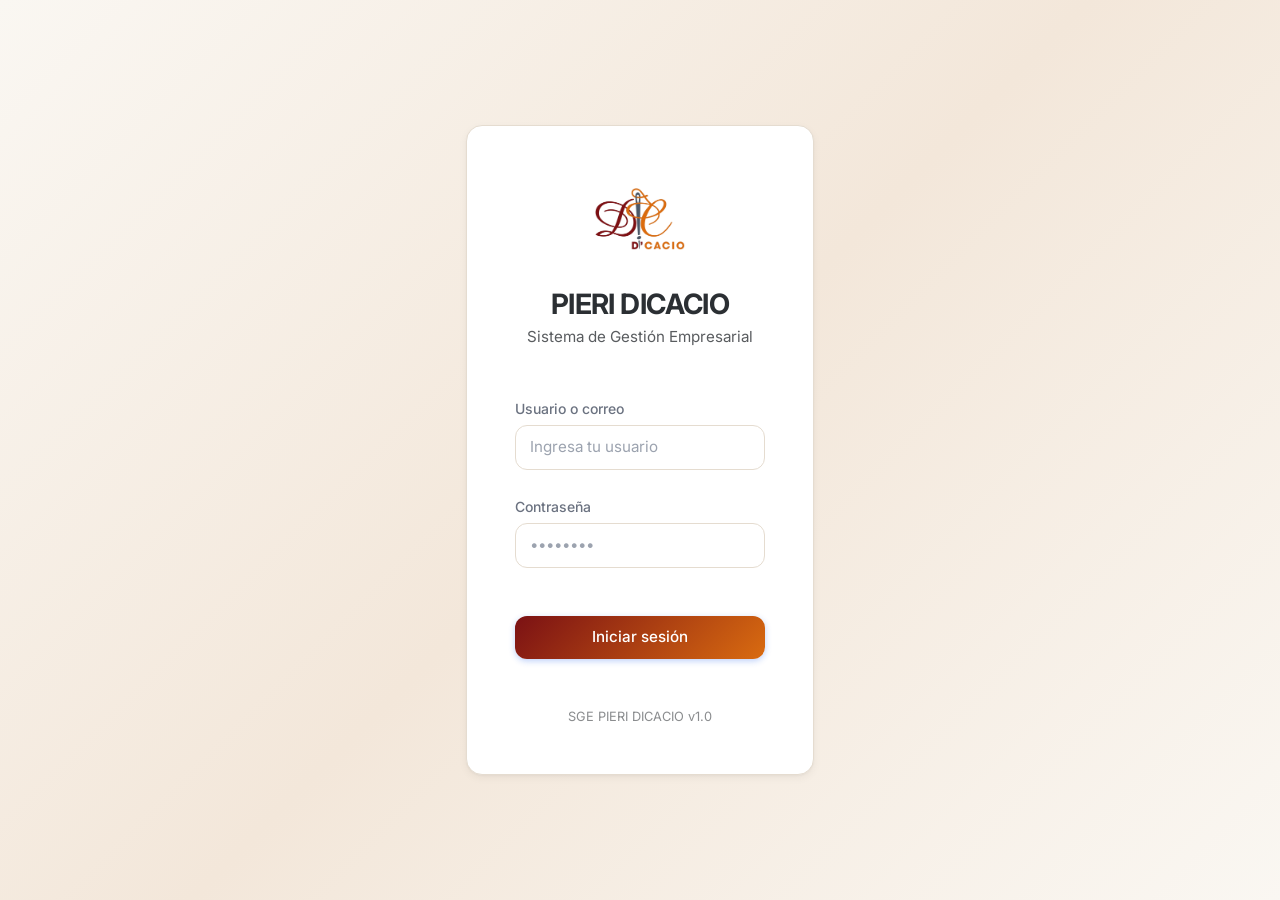
<file: Frontend/frontend_pieri/index.html>
<!DOCTYPE html>
<html lang="es">
<head>
  <meta charset="UTF-8" />
  <meta name="viewport" content="width=device-width, initial-scale=1.0" />
  <title>Login | SGE PIERI DICACIO</title>
  <link href="https://cdn.jsdelivr.net/npm/bootstrap@5.3.3/dist/css/bootstrap.min.css" rel="stylesheet">
  <link rel="preconnect" href="https://fonts.googleapis.com">
  <link rel="preconnect" href="https://fonts.gstatic.com" crossorigin>
  <link href="https://fonts.googleapis.com/css2?family=Inter:wght@300;400;500;600;700&display=swap" rel="stylesheet">
  <link rel="stylesheet" href="assets/css/styles.css" />
</head>
<body class="login-body">
  <div class="container min-vh-100 d-flex align-items-center justify-content-center py-4">
    <div class="row justify-content-center w-100">
      <div class="col-12 col-md-8 col-lg-5 col-xl-4">
        <div class="card login-card">
          <div class="card-body p-4 p-md-5">
             <div class="text-center mb-5">
               <div style="width: 90px; height: 90px; margin: 0 auto 1.5rem; display: grid; place-items: center;">
                 <img 
  src="assets/img/logo.png" 
  alt="PIERI D'CACIO" 
  style="max-width: 100%; max-height: 100%; object-fit: contain;" 
  onerror="this.style.display='none'; this.parentElement.innerHTML='<div class=&quot;brand-badge&quot;>SGE</div>';"
>
               </div>
               <h1 class="h3 fw-bold mb-1" style="color: var(--text-primary); letter-spacing: -0.02em;">PIERI DICACIO</h1>
               <p class="text-muted mb-0" style="font-size: 0.95rem;">Sistema de Gestión Empresarial</p>
             </div>

            <form id="loginForm">
              <div class="mb-4">
                <label for="usernameOrCorreo" class="form-label">Usuario o correo</label>
                <input type="text" class="form-control" id="usernameOrCorreo" placeholder="Ingresa tu usuario" required autocomplete="username">
              </div>

              <div class="mb-3">
                <label for="password" class="form-label">Contraseña</label>
                <input type="password" class="form-control" id="password" placeholder="••••••••" required autocomplete="current-password">
              </div>

              <div id="loginAlert" class="alert d-none" role="alert"></div>

              <div class="d-grid mt-5">
                <button type="submit" class="btn btn-primary" id="btnLogin">
                  Iniciar sesión
                </button>
              </div>
            </form>

            <div class="small text-muted mt-5 text-center" style="font-size: 0.8rem; opacity: 0.7;">
              SGE PIERI DICACIO v1.0
            </div>
          </div>
        </div>
      </div>
    </div>
  </div>

  <script src="assets/js/api.js"></script>
  <script src="assets/js/auth.js"></script>
  <script src="https://cdn.jsdelivr.net/npm/bootstrap@5.3.3/dist/js/bootstrap.bundle.min.js"></script>
</body>
</html>
</file>
<file: Frontend/frontend_pieri/assets/css/styles.css>
:root {
  --sidebar-width: 260px;
  
  --brand-primary: #7B1114;
  --brand-primary-light: rgba(123, 17, 20, 0.15);
  --brand-primary-lighter: rgba(123, 17, 20, 0.08);
  --brand-primary-soft: #f5e8e8;
  
  --brand-secondary: #D96B10;
  --brand-secondary-light: rgba(217, 107, 16, 0.15);
  --brand-secondary-soft: #fff5eb;
  
  --brand-accent: #4D5866;
  --brand-accent-light: rgba(77, 88, 102, 0.1);
  
  --bg-soft: #FAF7F2;
  --bg-card: #ffffff;
  --bg-secondary: #F3E7DA;
  --bg-secondary-light: rgba(243, 231, 218, 0.5);
  
  --text-primary: #2B2F33;
  --text-secondary: #6B7280;
  --text-muted: #9CA3AF;
  --text-on-dark: #ffffff;
  
  --border-light: #E5DCD0;
  --border-medium: #D4C8BA;
  
  --success: #2E7D32;
  --success-light: rgba(46, 125, 50, 0.1);
  
  --warning: #F2A900;
  --warning-light: rgba(242, 169, 0, 0.1);
  
  --error: #A32020;
  --error-light: rgba(163, 32, 32, 0.1);
  
  --info: #1565C0;
  --info-light: rgba(21, 101, 192, 0.1);
  
  --shadow-soft: 0 1px 3px rgba(0,0,0,.06), 0 2px 4px rgba(0,0,0,.03);
  --shadow-medium: 0 4px 12px rgba(0,0,0,.08), 0 2px 6px rgba(0,0,0,.04);
  --shadow-card: 0 1px 2px rgba(0,0,0,.03), 0 3px 8px rgba(0,0,0,.05);
  
  --radius-sm: 0.5rem;
  --radius-md: 0.75rem;
  --radius-lg: 1rem;
  --radius-xl: 1.25rem;
  
  --transition-fast: 150ms ease;
  --transition-normal: 250ms ease;
  --transition-slow: 400ms ease;
}

* {
  box-sizing: border-box;
}

body {
  background: var(--bg-soft);
  color: var(--text-primary);
  font-family: 'Inter', system-ui, -apple-system, BlinkMacSystemFont, 'Segoe UI', Roboto, sans-serif;
  -webkit-font-smoothing: antialiased;
  -moz-osx-font-smoothing: grayscale;
}

body, .modal-content {
  font-family: 'Inter', system-ui, -apple-system, BlinkMacSystemFont, 'Segoe UI', Roboto, sans-serif;
}

.login-body {
  background: linear-gradient(135deg, #FAF7F2 0%, #F3E7DA 50%, #FAF7F2 100%);
  min-height: 100vh;
}

.login-card {
  background: var(--bg-card);
  border-radius: var(--radius-xl);
  box-shadow: var(--shadow-medium);
  border: 1px solid var(--border-light);
  transition: box-shadow var(--transition-normal), transform var(--transition-normal);
}

.login-card:hover {
  box-shadow: 0 20px 25px -5px rgba(0,0,0,.08), 0 10px 10px -5px rgba(0,0,0,.03);
}

.brand-badge {
  width: 64px;
  height: 64px;
  margin: 0 auto;
  border-radius: var(--radius-lg);
  display: grid;
  place-items: center;
  background: linear-gradient(135deg, var(--brand-primary) 0%, var(--brand-secondary) 100%);
  color: #fff;
  font-weight: 700;
  font-size: 1.25rem;
  box-shadow: 0 4px 12px rgba(37, 99, 235, .35);
  transition: transform var(--transition-normal), box-shadow var(--transition-normal);
}

.brand-badge:hover {
  transform: scale(1.05);
  box-shadow: 0 6px 20px rgba(37, 99, 235, .45);
}

.form-label {
  font-weight: 500;
  color: var(--text-secondary);
  font-size: 0.875rem;
  margin-bottom: 0.375rem;
}

.form-control, .form-select {
  border: 1.5px solid var(--border-light);
  border-radius: var(--radius-md);
  padding: 0.625rem 0.875rem;
  font-size: 0.95rem;
  transition: border-color var(--transition-fast), box-shadow var(--transition-fast), background-color var(--transition-fast);
  background-color: var(--bg-card);
}

.form-control:focus, .form-select:focus {
  border-color: var(--brand-primary);
  box-shadow: 0 0 0 3px rgba(37, 99, 235, 0.1);
  background-color: #fff;
}

.form-control::placeholder {
  color: var(--text-muted);
}

.form-select {
  background-image: url("data:image/svg+xml,%3csvg xmlns='http://www.w3.org/2000/svg' fill='none' viewBox='0 0 20 20'%3e%3cpath stroke='%236b7280' stroke-linecap='round' stroke-linejoin='round' stroke-width='1.5' d='M6 8l4 4 4-4'/%3e%3c/svg%3e");
}

.btn {
  border-radius: var(--radius-md);
  font-weight: 500;
  padding: 0.625rem 1.25rem;
  font-size: 0.95rem;
  transition: all var(--transition-fast);
}

.btn-primary {
  background: linear-gradient(135deg, var(--brand-primary) 0%, var(--brand-secondary) 100%);
  border: none;
  box-shadow: 0 2px 6px rgba(37, 99, 235, 0.3);
}

.btn-primary:hover {
  background: linear-gradient(135deg, var(--brand-secondary) 0%, #1d4ed8 100%);
  box-shadow: 0 4px 12px rgba(37, 99, 235, 0.4);
  transform: translateY(-1px);
}

.btn-primary:active {
  transform: translateY(0);
  box-shadow: 0 2px 4px rgba(37, 99, 235, 0.25);
}

.btn-outline-primary {
  border-color: var(--brand-primary);
  color: var(--brand-primary);
}

.btn-outline-primary:hover {
  background: linear-gradient(135deg, var(--brand-primary) 0%, var(--brand-secondary) 100%);
  border-color: var(--brand-primary);
  box-shadow: 0 2px 6px rgba(37, 99, 235, 0.25);
}

.btn-outline-secondary {
  border-color: var(--border-light);
  color: var(--text-secondary);
}

.btn-outline-secondary:hover {
  background-color: var(--bg-soft);
  border-color: var(--text-muted);
  color: var(--text-primary);
}

.btn-sm {
  padding: 0.375rem 0.75rem;
  font-size: 0.875rem;
}

.app-shell {
  min-height: 100vh;
}

.sidebar {
  width: var(--sidebar-width);
  min-height: 100vh;
  background: linear-gradient(180deg, #0f172a 0%, #1e293b 50%, #0f172a 100%);
  color: #fff;
  position: fixed;
  inset: 0 auto 0 0;
  display: flex;
  flex-direction: column;
  padding: 1.5rem 1.25rem;
  z-index: 1030;
  box-shadow: 4px 0 20px rgba(0,0,0,.08);
}

.sidebar-header {
  padding-bottom: 1.25rem;
  border-bottom: 1px solid rgba(255,255,255,.08);
  margin-bottom: 1.25rem;
  display: flex;
  flex-direction: column;
  align-items: center;
  text-align: center;
  gap: 0.75rem;
}

.sidebar-logo {
  width: 64px;
  height: 64px;
  object-fit: contain;
  display: block;
}

.sidebar-header h5 {
  font-weight: 700;
  letter-spacing: 0.025em;
  font-size: 1.1rem;
  margin-bottom: 0;
}

.sidebar-header small {
  color: rgba(255,255,255,0.6);
  font-size: 0.7rem;
  letter-spacing: 0.05em;
  text-transform: uppercase;
}

.sidebar-nav {
  flex: 1;
}

.sidebar-nav .nav-link {
  color: rgba(255,255,255,.65);
  border-radius: var(--radius-md);
  padding: 0.75rem 1rem;
  margin-bottom: 0.25rem;
  font-weight: 400;
  font-size: 0.95rem;
  transition: all var(--transition-fast);
  position: relative;
  overflow: hidden;
}

.sidebar-nav .nav-link:before {
  content: '';
  position: absolute;
  left: 0;
  top: 50%;
  transform: translateY(-50%) scaleY(0);
  width: 3px;
  height: 60%;
  background: var(--brand-primary);
  border-radius: 0 2px 2px 0;
  transition: transform var(--transition-normal);
}

.sidebar-nav .nav-link:hover {
  background: rgba(255,255,255,.06);
  color: rgba(255,255,255,.9);
  transform: translateX(2px);
}

.sidebar-nav .nav-link:hover:before {
  transform: translateY(-50%) scaleY(1);
}

.sidebar-nav .nav-link.active {
  background: var(--brand-primary-light);
  color: #fff;
  font-weight: 500;
}

.sidebar-nav .nav-link.active:before {
  transform: translateY(-50%) scaleY(1);
  background: var(--brand-secondary);
}

.sidebar-footer {
  padding-top: 1.25rem;
  border-top: 1px solid rgba(255,255,255,.08);
}

.sidebar-footer small {
  color: rgba(255,255,255,.45);
  font-size: 0.8rem;
}

.sidebar-footer .btn {
  font-size: 0.875rem;
  padding: 0.5rem;
  border-color: rgba(255,255,255,.15);
  color: rgba(255,255,255,.7);
}

.sidebar-footer .btn:hover {
  background: rgba(255,255,255,.08);
  color: #fff;
  border-color: rgba(255,255,255,.25);
}

.main-content {
  margin-left: var(--sidebar-width);
  padding: 1.5rem 2rem;
  min-height: 100vh;
  transition: margin-left var(--transition-normal);
}

.topbar {
  margin-bottom: 1.5rem;
}

.topbar h1 {
  font-weight: 700;
  color: var(--text-primary);
  font-size: 1.35rem;
  letter-spacing: -0.01em;
}

.topbar p {
  color: var(--text-secondary);
  font-size: 0.95rem;
}

.card {
  border: 1px solid var(--border-light);
  border-radius: var(--radius-lg);
  box-shadow: var(--shadow-card);
  background: var(--bg-card);
  transition: box-shadow var(--transition-normal), transform var(--transition-normal), border-color var(--transition-normal);
}

.card:hover {
  box-shadow: var(--shadow-medium);
  border-color: rgba(37, 99, 235, 0.15);
}

.card-body {
  padding: 1.5rem;
}

.card h2.h5 {
  font-weight: 600;
  color: var(--text-primary);
  font-size: 1.05rem;
}

.kpi-card {
  border: 1px solid var(--border-light);
  border-radius: var(--radius-xl);
  box-shadow: var(--shadow-card);
  background: var(--bg-card);
  transition: all var(--transition-normal);
  overflow: hidden;
  position: relative;
}

.kpi-card:before {
  content: '';
  position: absolute;
  top: 0;
  left: 0;
  right: 0;
  height: 3px;
  background: linear-gradient(90deg, var(--brand-primary) 0%, var(--brand-secondary) 100%);
  transform: scaleX(0);
  transition: transform var(--transition-slow);
  transform-origin: left;
}

.kpi-card:hover {
  box-shadow: var(--shadow-medium);
  transform: translateY(-2px);
  border-color: var(--brand-primary-light);
}

.kpi-card:hover:before {
  transform: scaleX(1);
}

.kpi-card .card-body {
  padding: 1.5rem;
}

.kpi-label {
  color: var(--text-secondary);
  font-size: 0.9rem;
  font-weight: 400;
}

.kpi-value {
  font-size: 1.85rem;
  font-weight: 700;
  margin-top: 0.5rem;
  color: var(--text-primary);
  letter-spacing: -0.02em;
}

.table {
  color: var(--text-primary);
  margin-bottom: 0;
}

.table thead th {
  white-space: nowrap;
  background: var(--bg-soft);
  color: var(--text-secondary);
  font-weight: 600;
  font-size: 0.85rem;
  text-transform: uppercase;
  letter-spacing: 0.03em;
  border-bottom: 1px solid var(--border-light);
  border-top: none;
  padding: 0.875rem 1rem;
}

.table tbody td {
  padding: 0.875rem 1rem;
  border-color: var(--border-light);
  color: var(--text-primary);
  font-size: 0.9rem;
  vertical-align: middle;
}

.table tbody tr {
  transition: background-color var(--transition-fast);
}

.table tbody tr:hover {
  background-color: rgba(37, 99, 235, 0.03);
}

.table tbody tr.hover-row:hover {
  background-color: var(--brand-secondary-light);
  cursor: pointer;
}

.badge {
  font-weight: 500;
  font-size: 0.75rem;
  padding: 0.35em 0.7em;
  border-radius: 999px;
}

.badge.text-bg-success {
  background: rgba(34, 197, 94, 0.1) !important;
  color: #16a34a !important;
}

.badge.text-bg-secondary {
  background: rgba(148, 163, 184, 0.15) !important;
  color: #64748b !important;
}

.badge.text-bg-info {
  background: rgba(37, 99, 235, 0.1) !important;
  color: #1d4ed8 !important;
}

.badge.text-bg-warning {
  background: rgba(234, 179, 8, 0.1) !important;
  color: #ca8a04 !important;
}

.alert {
  border-radius: var(--radius-md);
  border: none;
  font-size: 0.95rem;
  padding: 0.875rem 1.25rem;
}

.alert-success {
  background: rgba(34, 197, 94, 0.08);
  color: #16a34a;
}

.alert-danger {
  background: rgba(239, 68, 68, 0.08);
  color: #dc2626;
}

.alert-warning {
  background: rgba(234, 179, 8, 0.08);
  color: #ca8a04;
}

.nav-pills .nav-link {
  border-radius: 999px;
  padding: 0.5rem 1.25rem;
  font-weight: 500;
  font-size: 0.9rem;
  transition: all var(--transition-fast);
  color: var(--text-secondary);
}

.nav-pills .nav-link:not(.active):hover {
  background: var(--bg-soft);
  color: var(--text-primary);
}

.nav-pills .nav-link.active {
  background: linear-gradient(135deg, var(--brand-primary) 0%, var(--brand-secondary) 100%);
  box-shadow: 0 2px 8px rgba(37, 99, 235, 0.3);
}

.tab-content {
  animation: fadeIn var(--transition-normal);
}

@keyframes fadeIn {
  from {
    opacity: 0;
    transform: translateY(10px);
  }
  to {
    opacity: 1;
    transform: translateY(0);
  }
}

.form-control[readonly] {
  background-color: var(--bg-soft);
  color: var(--text-secondary);
  cursor: default;
  opacity: 0.7;
}

.form-control:focus[readonly] {
  box-shadow: none;
  border-color: var(--border-light);
}

input[type="date"], 
input[type="time"],
input[type="datetime-local"] {
  color: var(--text-primary);
}

input[type="date"]::-webkit-calendar-picker-indicator,
input[type="time"]::-webkit-calendar-picker-indicator {
  opacity: 0.5;
  transition: opacity var(--transition-fast);
}

input[type="date"]::-webkit-calendar-picker-indicator:hover,
input[type="time"]::-webkit-calendar-picker-indicator:hover {
  opacity: 1;
}

select {
  cursor: pointer;
}

.table-responsive {
  border-radius: var(--radius-md);
}

.summary-grid {
  display: grid;
  grid-template-columns: repeat(auto-fit, minmax(180px, 1fr));
  gap: 1rem;
}

.summary-grid div {
  background: var(--bg-soft);
  border: 1px solid var(--border-light);
  border-radius: var(--radius-lg);
  padding: 1rem 1.25rem;
  transition: all var(--transition-fast);
}

.summary-grid div:hover {
  border-color: rgba(37, 99, 235, 0.2);
  transform: translateY(-1px);
  box-shadow: var(--shadow-soft);
}

.summary-grid span {
  display: block;
  color: var(--text-secondary);
  font-size: 0.85rem;
  margin-bottom: 0.5rem;
  font-weight: 400;
}

.summary-grid strong {
  font-size: 1.15rem;
  color: var(--text-primary);
  font-weight: 700;
}

.btn-outline-primary.btn-sm,
.btn-outline-secondary.btn-sm {
  padding: 0.35rem 0.75rem;
}

.table tbody td .d-flex.gap-1 {
  gap: 0.35rem;
}

@media (max-width: 991.98px) {
  .sidebar {
    transform: translateX(-100%);
    transition: transform var(--transition-normal);
  }

  .sidebar.show {
    transform: translateX(0);
  }

  .main-content {
    margin-left: 0;
    padding: 1rem;
  }

  .topbar {
    margin-bottom: 1rem;
  }

  .topbar h1 {
    font-size: 1.2rem;
  }

  .kpi-value {
    font-size: 1.6rem;
  }

  .card-body {
    padding: 1rem;
  }

  .summary-grid {
    grid-template-columns: repeat(auto-fit, minmax(140px, 1fr));
    gap: 0.75rem;
  }
}

@media (max-width: 575.98px) {
  .row.g-3 > [class*="col-"] {
    flex: 0 0 100%;
    max-width: 100%;
  }

  .d-flex.gap-2 {
    flex-wrap: wrap;
  }

  .btn {
    flex: 1;
  }

  .table thead {
    display: none;
  }

  .table tbody tr {
    display: block;
    border: 1px solid var(--border-light);
    border-radius: var(--radius-md);
    margin-bottom: 0.75rem;
    padding: 0.75rem;
  }

  .table tbody td {
    display: flex;
    justify-content: space-between;
    align-items: center;
    padding: 0.5rem 0;
    border-bottom: 1px dashed var(--border-light);
  }

  .table tbody td:last-child {
    border-bottom: none;
  }

  .table tbody td:before {
    content: attr(data-label);
    font-weight: 600;
    color: var(--text-secondary);
    font-size: 0.85rem;
  }
}

::-webkit-scrollbar {
  width: 8px;
  height: 8px;
}

::-webkit-scrollbar-track {
  background: var(--bg-soft);
  border-radius: 4px;
}

::-webkit-scrollbar-thumb {
  background: var(--text-muted);
  border-radius: 4px;
  transition: background var(--transition-fast);
}

::-webkit-scrollbar-thumb:hover {
  background: var(--text-secondary);
}

::selection {
  background: rgba(37, 99, 235, 0.15);
  color: var(--text-primary);
}

.table.table-sm thead th {
  padding: 0.625rem 0.75rem;
}

.table.table-sm tbody td {
  padding: 0.625rem 0.75rem;
}

form.row.g-3 {
  gap: 0.875rem;
}

.btn-toggle-sidebar {
  border-color: var(--border-light);
  color: var(--text-secondary);
}

.btn-toggle-sidebar:hover {
  background: var(--bg-soft);
  color: var(--text-primary);
}

.form-control-plaintext {
  color: var(--text-primary);
  font-weight: 500;
}

.btn-link {
  color: var(--brand-primary);
  text-decoration: none;
  font-weight: 500;
}

.btn-link:hover {
  color: var(--brand-secondary);
  text-decoration: underline;
}

.input-group-text {
  background: var(--bg-soft);
  border-color: var(--border-light);
  color: var(--text-secondary);
  font-weight: 500;
}

.fade {
  transition: opacity var(--transition-normal);
}

.modal-content {
  border-radius: var(--radius-lg);
  border: 1px solid var(--border-light);
  box-shadow: var(--shadow-medium);
}

.modal-header {
  border-bottom: 1px solid var(--border-light);
  padding: 1.25rem 1.5rem;
}

.modal-title {
  font-weight: 600;
  color: var(--text-primary);
}

.modal-body {
  padding: 1.5rem;
}

.modal-footer {
  border-top: 1px solid var(--border-light);
  padding: 1rem 1.5rem;
}

.form-floating > label {
  color: var(--text-secondary);
}

.form-floating > .form-control:focus ~ label,
.form-floating > .form-control:not(:placeholder-shown) ~ label {
  color: var(--brand-primary);
}

.invalid-feedback {
  color: #dc2626;
  font-size: 0.85rem;
}

.was-validated .form-control:valid,
.form-control.is-valid {
  border-color: #22c55e;
  background-image: url("data:image/svg+xml,%3csvg xmlns='http://www.w3.org/2000/svg' fill='none' viewBox='0 0 20 20'%3e%3cpath fill='%2322c55e' d='M10 0C4.477 0 0 4.477 0 10s4.477 10 10 10 10-4.477 10-10S15.523 0 10 0zm-2 15l-5-5 1.41-1.41L8 12.17l7.59-7.59L17 6l-9 9z'/%3e%3c/svg%3e");
}

.was-validated .form-control:invalid,
.form-control.is-invalid {
  border-color: #ef4444;
  background-image: url("data:image/svg+xml,%3csvg xmlns='http://www.w3.org/2000/svg' fill='none' viewBox='0 0 20 20'%3e%3cpath fill='%23ef4444' d='M10 0C4.477 0 0 4.477 0 10s4.477 10 10 10 10-4.477 10-10S15.523 0 10 0zm1 14H9v-2h2v2zm0-4H9V5h2v5z'/%3e%3c/svg%3e");
}

.kanban-container {
  display: flex;
  gap: 1rem;
  overflow-x: auto;
  padding: 0.5rem 0;
  min-height: 400px;
}

.kanban-column {
  min-width: 280px;
  max-width: 320px;
  flex: 1;
  display: flex;
  flex-direction: column;
  background: var(--bg-soft);
  border-radius: var(--radius-lg);
  border: 1px solid var(--border-light);
  transition: all var(--transition-normal);
}

.kanban-column.drag-over {
  background: rgba(37, 99, 235, 0.05);
  border-color: var(--brand-primary);
}

.kanban-column-header {
  padding: 1rem;
  border-bottom: 1px solid var(--border-light);
  display: flex;
  justify-content: space-between;
  align-items: center;
  background: var(--bg-card);
  border-radius: var(--radius-lg) var(--radius-lg) 0 0;
}

.kanban-column-title {
  font-weight: 600;
  font-size: 0.95rem;
  display: flex;
  align-items: center;
  gap: 0.5rem;
}

.kanban-badge {
  background: var(--brand-light);
  color: var(--brand-secondary);
  padding: 0.2rem 0.6rem;
  border-radius: 999px;
  font-size: 0.75rem;
  font-weight: 600;
}

.kanban-column-body {
  flex: 1;
  padding: 0.75rem;
  min-height: 200px;
  overflow-y: auto;
}

.kanban-card {
  background: var(--bg-card);
  border: 1px solid var(--border-light);
  border-radius: var(--radius-md);
  padding: 0.875rem;
  margin-bottom: 0.75rem;
  cursor: grab;
  transition: all var(--transition-fast);
  user-select: none;
}

.kanban-card:hover {
  border-color: var(--brand-primary);
  box-shadow: var(--shadow-soft);
  transform: translateY(-2px);
}

.kanban-card.dragging {
  opacity: 0.5;
  cursor: grabbing;
}

.kanban-card-id {
  font-size: 0.75rem;
  font-weight: 600;
  color: var(--text-muted);
  margin-bottom: 0.3rem;
}

.kanban-card-title {
  font-weight: 500;
  font-size: 0.9rem;
  color: var(--text-primary);
  margin-bottom: 0.5rem;
  line-height: 1.3;
}

.kanban-card-footer {
  display: flex;
  justify-content: space-between;
  align-items: center;
  padding-top: 0.5rem;
  border-top: 1px solid var(--border-light);
}

.kanban-card-client {
  font-size: 0.8rem;
  color: var(--text-secondary);
}

.kanban-card-amount {
  font-weight: 600;
  font-size: 0.85rem;
  color: var(--brand-primary);
}

.kanban-priority-badge {
  display: inline-block;
  padding: 0.1rem 0.4rem;
  border-radius: 4px;
  font-size: 0.65rem;
  font-weight: 600;
  margin-bottom: 0.3rem;
}

.priority-ALTA, .priority-URGENTE {
  background: rgba(239, 68, 68, 0.1);
  color: #dc2626;
}

.priority-MEDIA {
  background: rgba(234, 179, 8, 0.1);
  color: #ca8a04;
}

.priority-BAJA {
  background: rgba(34, 197, 94, 0.1);
  color: #16a34a;
}

.column-registrado .kanban-column-header {
  background: linear-gradient(135deg, var(--brand-primary-soft) 0%, #E8DCD0 100%);
}

.column-revision .kanban-column-header {
  background: linear-gradient(135deg, var(--brand-secondary-soft) 0%, #FFE4C4 100%);
}

.column-produccion .kanban-column-header {
  background: linear-gradient(135deg, #E0E4E8 0%, #D1D5DA 100%);
}

.column-listo .kanban-column-header {
  background: linear-gradient(135deg, #E8F5E9 0%, #C8E6C9 100%);
}

.column-entregado .kanban-column-header {
  background: linear-gradient(135deg, var(--bg-secondary) 0%, #E8E0D8 100%);
}

.kanban-placeholder {
  border: 2px dashed var(--border-light);
  border-radius: var(--radius-md);
  padding: 1rem;
  text-align: center;
  color: var(--text-muted);
  font-size: 0.85rem;
}

.table-actions {
  display: flex;
  gap: 0.25rem;
  justify-content: flex-end;
}

.table-actions .btn {
  padding: 0.25rem 0.5rem;
  font-size: 0.75rem;
}

.btn-icon {
  width: 28px;
  height: 28px;
  padding: 0 !important;
  display: inline-flex;
  align-items: center;
  justify-content: center;
}

.nav-tabs {
  border-bottom: 1px solid var(--border-light);
  margin-bottom: 1rem;
}

.nav-tabs .nav-link {
  border: none;
  border-bottom: 2px solid transparent;
  color: var(--text-secondary);
  font-weight: 500;
  padding: 0.75rem 1.25rem;
  border-radius: 0;
  transition: all var(--transition-fast);
}

.nav-tabs .nav-link:hover {
  color: var(--brand-primary);
  background: transparent;
  border-bottom-color: var(--brand-light);
}

.nav-tabs .nav-link.active {
  color: var(--brand-primary);
  background: transparent;
  border-bottom-color: var(--brand-primary);
}

.modal-lg {
  max-width: 900px;
}

.modal-xl {
  max-width: 1200px;
}

.dropzone {
  border: 2px dashed var(--border-light);
  border-radius: var(--radius-lg);
  padding: 2rem;
  text-align: center;
  transition: all var(--transition-fast);
  cursor: pointer;
  background: var(--bg-soft);
}

.dropzone:hover {
  border-color: var(--brand-primary);
  background: rgba(37, 99, 235, 0.02);
}

.dropzone.dragover {
  border-color: var(--brand-primary);
  background: rgba(37, 99, 235, 0.05);
  transform: scale(1.01);
}

.dropzone-icon {
  font-size: 2.5rem;
  margin-bottom: 0.75rem;
  color: var(--text-muted);
}

.dropzone-text {
  font-size: 0.9rem;
  color: var(--text-secondary);
}

.dropzone-text strong {
  color: var(--brand-primary);
}

.dropzone-hint {
  font-size: 0.75rem;
  color: var(--text-muted);
  margin-top: 0.5rem;
}

.file-preview-container {
  position: relative;
  display: inline-block;
  width: 100%;
}

.file-preview-image {
  max-height: 150px;
  max-width: 100%;
  object-fit: contain;
  border-radius: var(--radius-md);
}

.file-preview-info {
  display: flex;
  align-items: center;
  gap: 1rem;
  padding: 0.75rem;
  background: var(--bg-soft);
  border-radius: var(--radius-md);
  border: 1px solid var(--border-light);
}

.file-preview-icon {
  width: 40px;
  height: 40px;
  display: flex;
  align-items: center;
  justify-content: center;
  background: var(--brand-light);
  border-radius: var(--radius-sm);
  color: var(--brand-secondary);
}

.file-preview-details {
  flex: 1;
  min-width: 0;
}

.file-preview-name {
  font-weight: 500;
  font-size: 0.9rem;
  color: var(--text-primary);
  white-space: nowrap;
  overflow: hidden;
  text-overflow: ellipsis;
}

.file-preview-size {
  font-size: 0.75rem;
  color: var(--text-muted);
}

.file-remove-btn {
  width: 28px;
  height: 28px;
  padding: 0;
  display: flex;
  align-items: center;
  justify-content: center;
}

.file-input-hidden {
  display: none;
}

.voucher-tabs {
  border-bottom: 1px solid var(--border-light);
  margin-bottom: 1rem;
}

.voucher-tabs .nav-link {
  border: none;
  border-bottom: 2px solid transparent;
  color: var(--text-secondary);
  font-weight: 500;
  padding: 0.5rem 1rem;
  border-radius: 0;
  font-size: 0.9rem;
}

.voucher-tabs .nav-link:hover {
  color: var(--brand-primary);
  background: transparent;
}

.voucher-tabs .nav-link.active {
  color: var(--brand-primary);
  border-bottom-color: var(--brand-primary);
  background: transparent;
}

/* Selectores de catálogos dentro de un modal para evitar listas extensas. */
.catalog-picker-trigger {
  width: 100%;
  min-height: 42px;
  text-align: left;
  white-space: nowrap;
  overflow: hidden;
  text-overflow: ellipsis;
}

.catalog-picker-trigger [data-catalog-picker-label] {
  display: block;
  overflow: hidden;
  text-overflow: ellipsis;
}

.catalog-picker-trigger.catalog-picker-empty {
  color: var(--text-muted);
}

.catalog-picker-options {
  max-height: min(50vh, 420px);
  overflow-y: auto;
  border: 1px solid var(--border-light);
  border-radius: var(--radius-md);
}

.catalog-picker-option {
  padding: 0.8rem 1rem;
}

.catalog-picker-option-name {
  font-weight: 600;
}

.catalog-picker-option-detail {
  display: block;
  margin-top: 0.2rem;
  color: var(--text-muted);
  font-size: 0.8rem;
}

.catalog-picker-option.active .catalog-picker-option-detail {
  color: rgba(255, 255, 255, 0.8);
}
</file>
